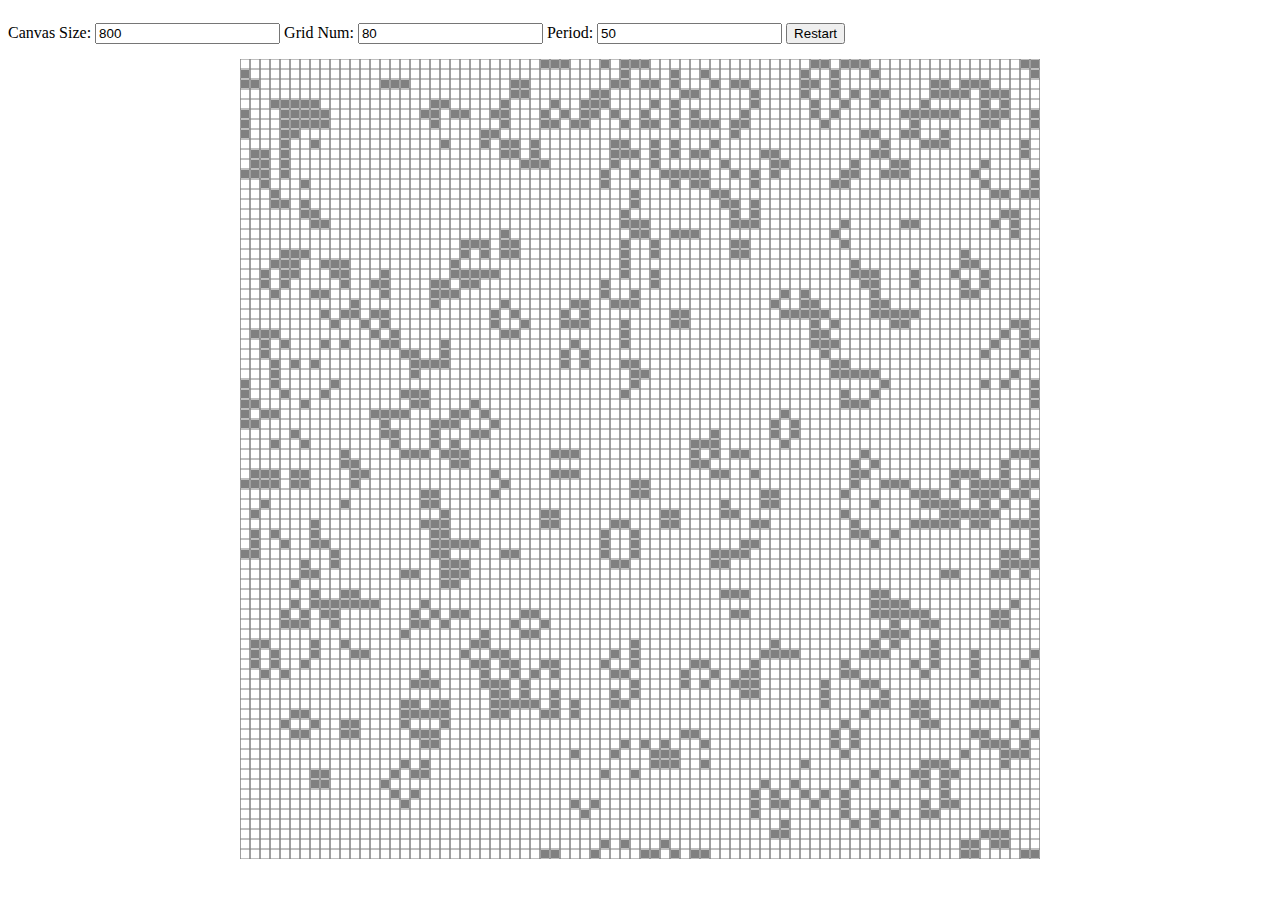
<file: app/index.html>
<!doctype html>
<html lang="en">
<head>
  <meta charset="UTF-8">
  <meta name="viewport"
        content="width=device-width, user-scalable=no, initial-scale=1.0, maximum-scale=1.0, minimum-scale=1.0">
  <meta http-equiv="X-UA-Compatible" content="ie=edge">
  <title>Conway's Game of Life</title>

  <link rel="stylesheet" href="styles/index.css">
</head>
<body>

<div id="config">
  <label for="canvasSize">Canvas Size: </label>
  <input type="number" id="canvasSize" value="800">
  <label for="gridNum">Grid Num: </label>
  <input type="number" id="gridNum" value="80">
  <label for="period">Period: </label>
  <input type="number" id="period" value="50">
  <button id="button">Restart</button>
</div>

<script src="scripts/index.js"></script>

<script>
  var id = start(gol);
  document.querySelector('#button').onclick = function () {
    clearInterval(id);
    document.body.removeChild(document.querySelector('#canvas'));
    gol.canvasSize = parseInt(document.querySelector('#canvasSize').value);
    gol.canvasGrid = parseInt(document.querySelector('#gridNum').value);
    gol.period = parseInt(document.querySelector('#period').value);
    gol.cellSize = gol.canvasSize / gol.canvasGrid;
    start(gol);
  };
</script>
</body>
</html>
</file>
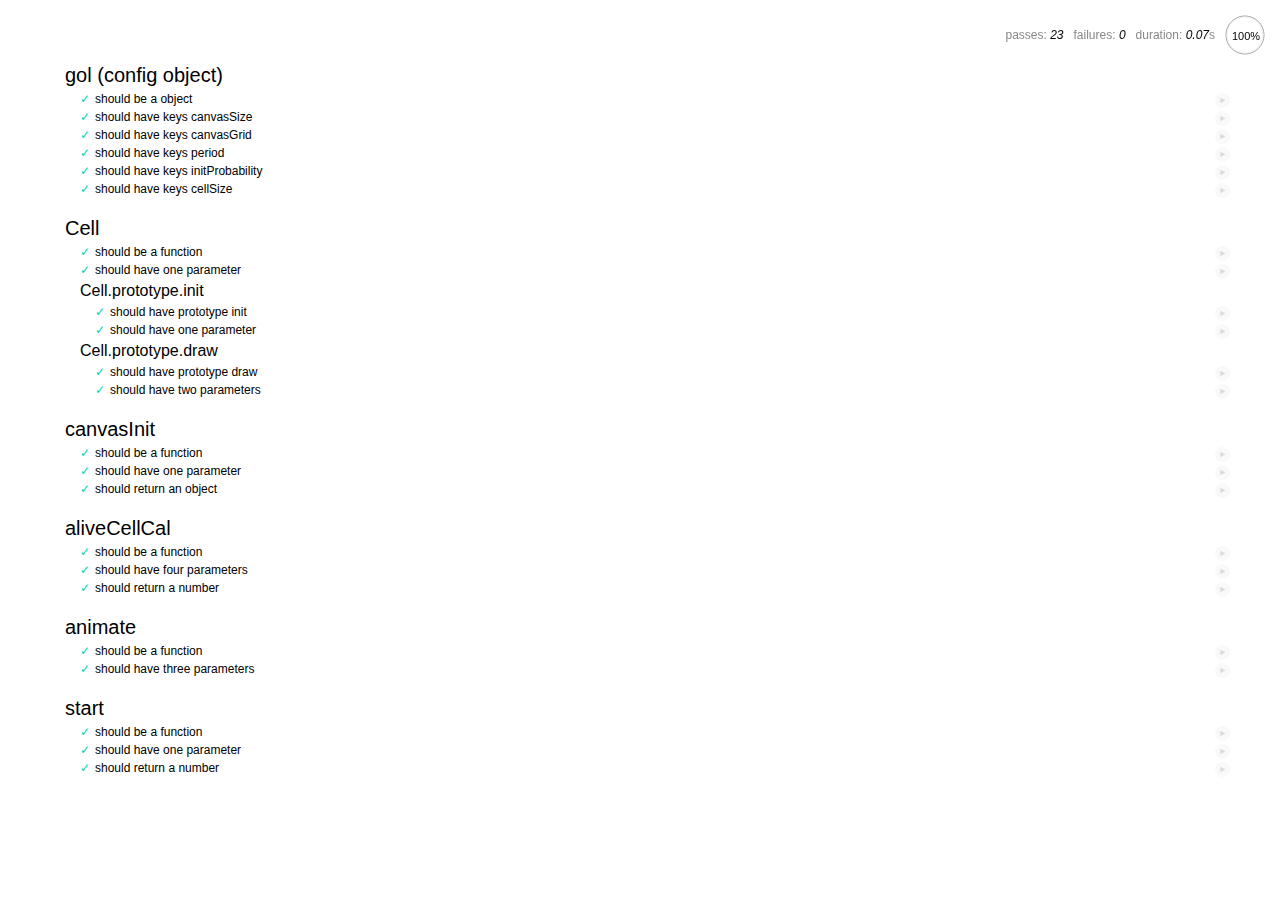
<file: test/index.html>
<!DOCTYPE html>
<html>
<head>
  <title>Mocha</title>
  <meta http-equiv="Content-Type" content="text/html; charset=UTF-8">
  <meta name="viewport" content="width=device-width, initial-scale=1.0">
  <link rel="stylesheet" href="styles/mocha.css"/>
</head>
<body>
<div id="mocha"></div>
<script src="scripts/mocha.js"></script>
<script>mocha.setup('bdd');</script>
<script src="scripts/chai.js"></script>
<script src="../app/scripts/index.js"></script>
<script src="scripts/tests.js"></script>
<script>
  var assert = chai.assert;
  var expect = chai.expect;
  var should = chai.should();
</script>
<script>
  mocha.run();
</script>
</body>
</html>
</file>
<file: app/styles/index.css>
#canvas {
  display: block;
  margin: 0 auto;
}

#config {
  width: 100%;
}

#config * {
  margin: 15px auto;
}
</file>
<file: test/styles/mocha.css>
@charset "utf-8";

body {
  margin:0;
}

#mocha {
  font: 20px/1.5 "Helvetica Neue", Helvetica, Arial, sans-serif;
  margin: 60px 50px;
}

#mocha ul,
#mocha li {
  margin: 0;
  padding: 0;
}

#mocha ul {
  list-style: none;
}

#mocha h1,
#mocha h2 {
  margin: 0;
}

#mocha h1 {
  margin-top: 15px;
  font-size: 1em;
  font-weight: 200;
}

#mocha h1 a {
  text-decoration: none;
  color: inherit;
}

#mocha h1 a:hover {
  text-decoration: underline;
}

#mocha .suite .suite h1 {
  margin-top: 0;
  font-size: .8em;
}

#mocha .hidden {
  display: none;
}

#mocha h2 {
  font-size: 12px;
  font-weight: normal;
  cursor: pointer;
}

#mocha .suite {
  margin-left: 15px;
}

#mocha .test {
  margin-left: 15px;
  overflow: hidden;
}

#mocha .test.pending:hover h2::after {
  content: '(pending)';
  font-family: arial, sans-serif;
}

#mocha .test.pass.medium .duration {
  background: #c09853;
}

#mocha .test.pass.slow .duration {
  background: #b94a48;
}

#mocha .test.pass::before {
  content: '✓';
  font-size: 12px;
  display: block;
  float: left;
  margin-right: 5px;
  color: #00d6b2;
}

#mocha .test.pass .duration {
  font-size: 9px;
  margin-left: 5px;
  padding: 2px 5px;
  color: #fff;
  -webkit-box-shadow: inset 0 1px 1px rgba(0,0,0,.2);
  -moz-box-shadow: inset 0 1px 1px rgba(0,0,0,.2);
  box-shadow: inset 0 1px 1px rgba(0,0,0,.2);
  -webkit-border-radius: 5px;
  -moz-border-radius: 5px;
  -ms-border-radius: 5px;
  -o-border-radius: 5px;
  border-radius: 5px;
}

#mocha .test.pass.fast .duration {
  display: none;
}

#mocha .test.pending {
  color: #0b97c4;
}

#mocha .test.pending::before {
  content: '◦';
  color: #0b97c4;
}

#mocha .test.fail {
  color: #c00;
}

#mocha .test.fail pre {
  color: black;
}

#mocha .test.fail::before {
  content: '✖';
  font-size: 12px;
  display: block;
  float: left;
  margin-right: 5px;
  color: #c00;
}

#mocha .test pre.error {
  color: #c00;
  max-height: 300px;
  overflow: auto;
}

#mocha .test .html-error {
  overflow: auto;
  color: black;
  line-height: 1.5;
  display: block;
  float: left;
  clear: left;
  font: 12px/1.5 monaco, monospace;
  margin: 5px;
  padding: 15px;
  border: 1px solid #eee;
  max-width: 85%; /*(1)*/
  max-width: -webkit-calc(100% - 42px);
  max-width: -moz-calc(100% - 42px);
  max-width: calc(100% - 42px); /*(2)*/
  max-height: 300px;
  word-wrap: break-word;
  border-bottom-color: #ddd;
  -webkit-box-shadow: 0 1px 3px #eee;
  -moz-box-shadow: 0 1px 3px #eee;
  box-shadow: 0 1px 3px #eee;
  -webkit-border-radius: 3px;
  -moz-border-radius: 3px;
  border-radius: 3px;
}

#mocha .test .html-error pre.error {
  border: none;
  -webkit-border-radius: 0;
  -moz-border-radius: 0;
  border-radius: 0;
  -webkit-box-shadow: 0;
  -moz-box-shadow: 0;
  box-shadow: 0;
  padding: 0;
  margin: 0;
  margin-top: 18px;
  max-height: none;
}

/**
 * (1): approximate for browsers not supporting calc
 * (2): 42 = 2*15 + 2*10 + 2*1 (padding + margin + border)
 *      ^^ seriously
 */
#mocha .test pre {
  display: block;
  float: left;
  clear: left;
  font: 12px/1.5 monaco, monospace;
  margin: 5px;
  padding: 15px;
  border: 1px solid #eee;
  max-width: 85%; /*(1)*/
  max-width: -webkit-calc(100% - 42px);
  max-width: -moz-calc(100% - 42px);
  max-width: calc(100% - 42px); /*(2)*/
  word-wrap: break-word;
  border-bottom-color: #ddd;
  -webkit-box-shadow: 0 1px 3px #eee;
  -moz-box-shadow: 0 1px 3px #eee;
  box-shadow: 0 1px 3px #eee;
  -webkit-border-radius: 3px;
  -moz-border-radius: 3px;
  border-radius: 3px;
}

#mocha .test h2 {
  position: relative;
}

#mocha .test a.replay {
  position: absolute;
  top: 3px;
  right: 0;
  text-decoration: none;
  vertical-align: middle;
  display: block;
  width: 15px;
  height: 15px;
  line-height: 15px;
  text-align: center;
  background: #eee;
  font-size: 15px;
  -webkit-border-radius: 15px;
  -moz-border-radius: 15px;
  border-radius: 15px;
  -webkit-transition:opacity 200ms;
  -moz-transition:opacity 200ms;
  -o-transition:opacity 200ms;
  transition: opacity 200ms;
  opacity: 0.3;
  color: #888;
}

#mocha .test:hover a.replay {
  opacity: 1;
}

#mocha-report.pass .test.fail {
  display: none;
}

#mocha-report.fail .test.pass {
  display: none;
}

#mocha-report.pending .test.pass,
#mocha-report.pending .test.fail {
  display: none;
}
#mocha-report.pending .test.pass.pending {
  display: block;
}

#mocha-error {
  color: #c00;
  font-size: 1.5em;
  font-weight: 100;
  letter-spacing: 1px;
}

#mocha-stats {
  position: fixed;
  top: 15px;
  right: 10px;
  font-size: 12px;
  margin: 0;
  color: #888;
  z-index: 1;
}

#mocha-stats .progress {
  float: right;
  padding-top: 0;

  /**
   * Set safe initial values, so mochas .progress does not inherit these
   * properties from Bootstrap .progress (which causes .progress height to
   * equal line height set in Bootstrap).
   */
  height: auto;
  -webkit-box-shadow: none;
  -moz-box-shadow: none;
  box-shadow: none;
  background-color: initial;
}

#mocha-stats em {
  color: black;
}

#mocha-stats a {
  text-decoration: none;
  color: inherit;
}

#mocha-stats a:hover {
  border-bottom: 1px solid #eee;
}

#mocha-stats li {
  display: inline-block;
  margin: 0 5px;
  list-style: none;
  padding-top: 11px;
}

#mocha-stats canvas {
  width: 40px;
  height: 40px;
}

#mocha code .comment { color: #ddd; }
#mocha code .init { color: #2f6fad; }
#mocha code .string { color: #5890ad; }
#mocha code .keyword { color: #8a6343; }
#mocha code .number { color: #2f6fad; }

@media screen and (max-device-width: 480px) {
  #mocha {
    margin: 60px 0px;
  }

  #mocha #stats {
    position: absolute;
  }
}
</file>
